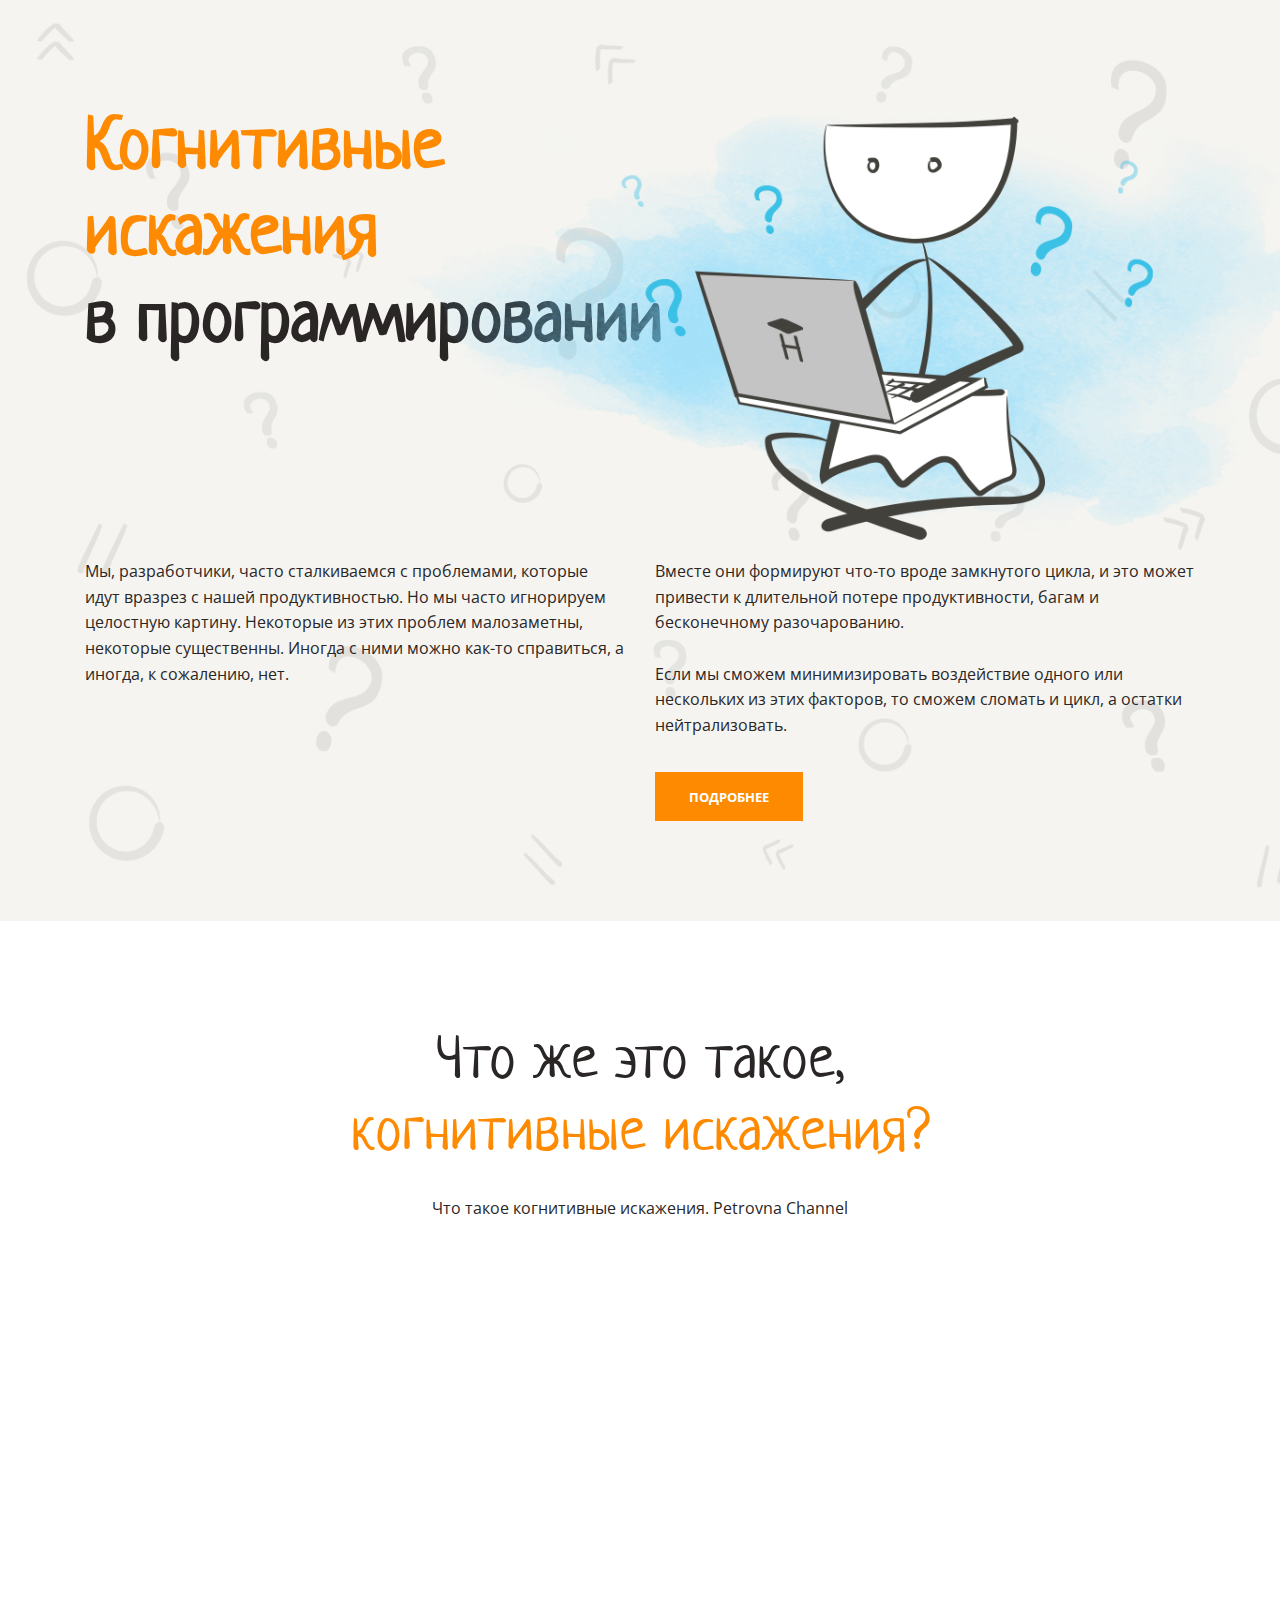
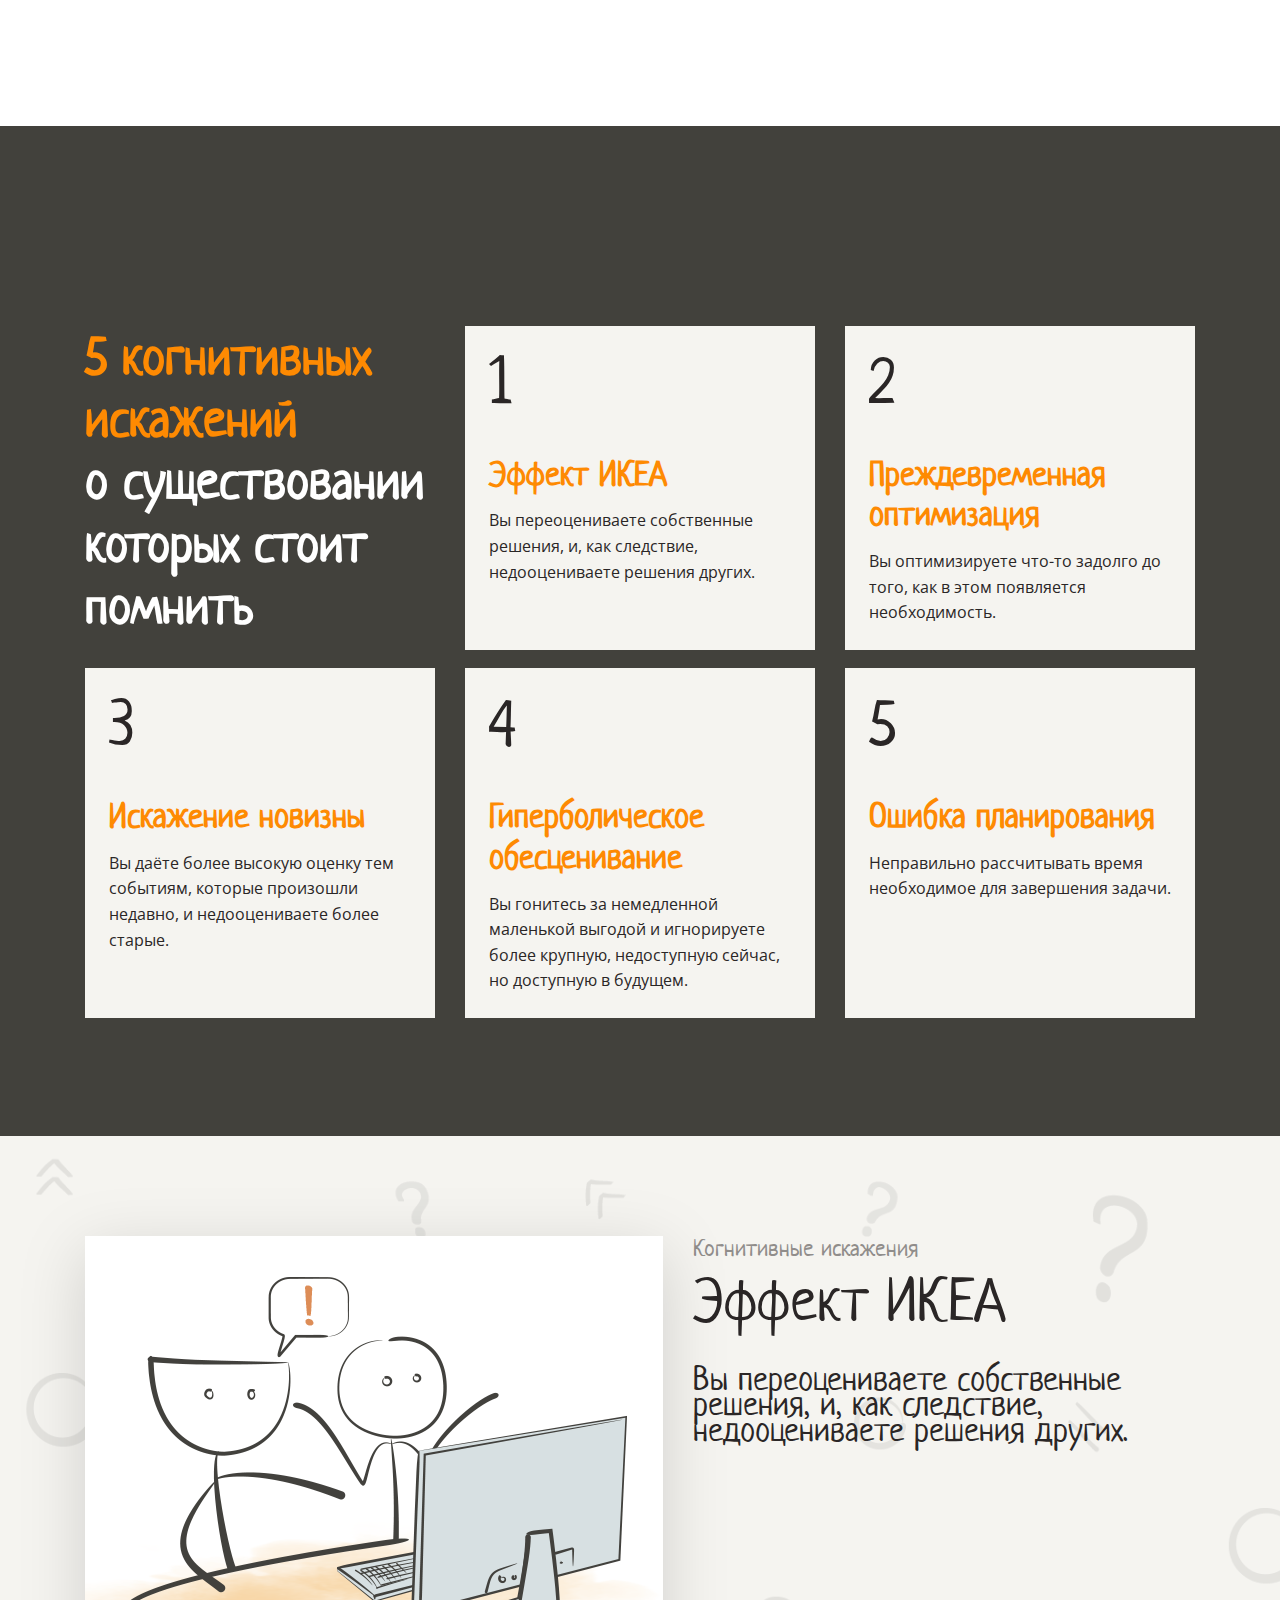
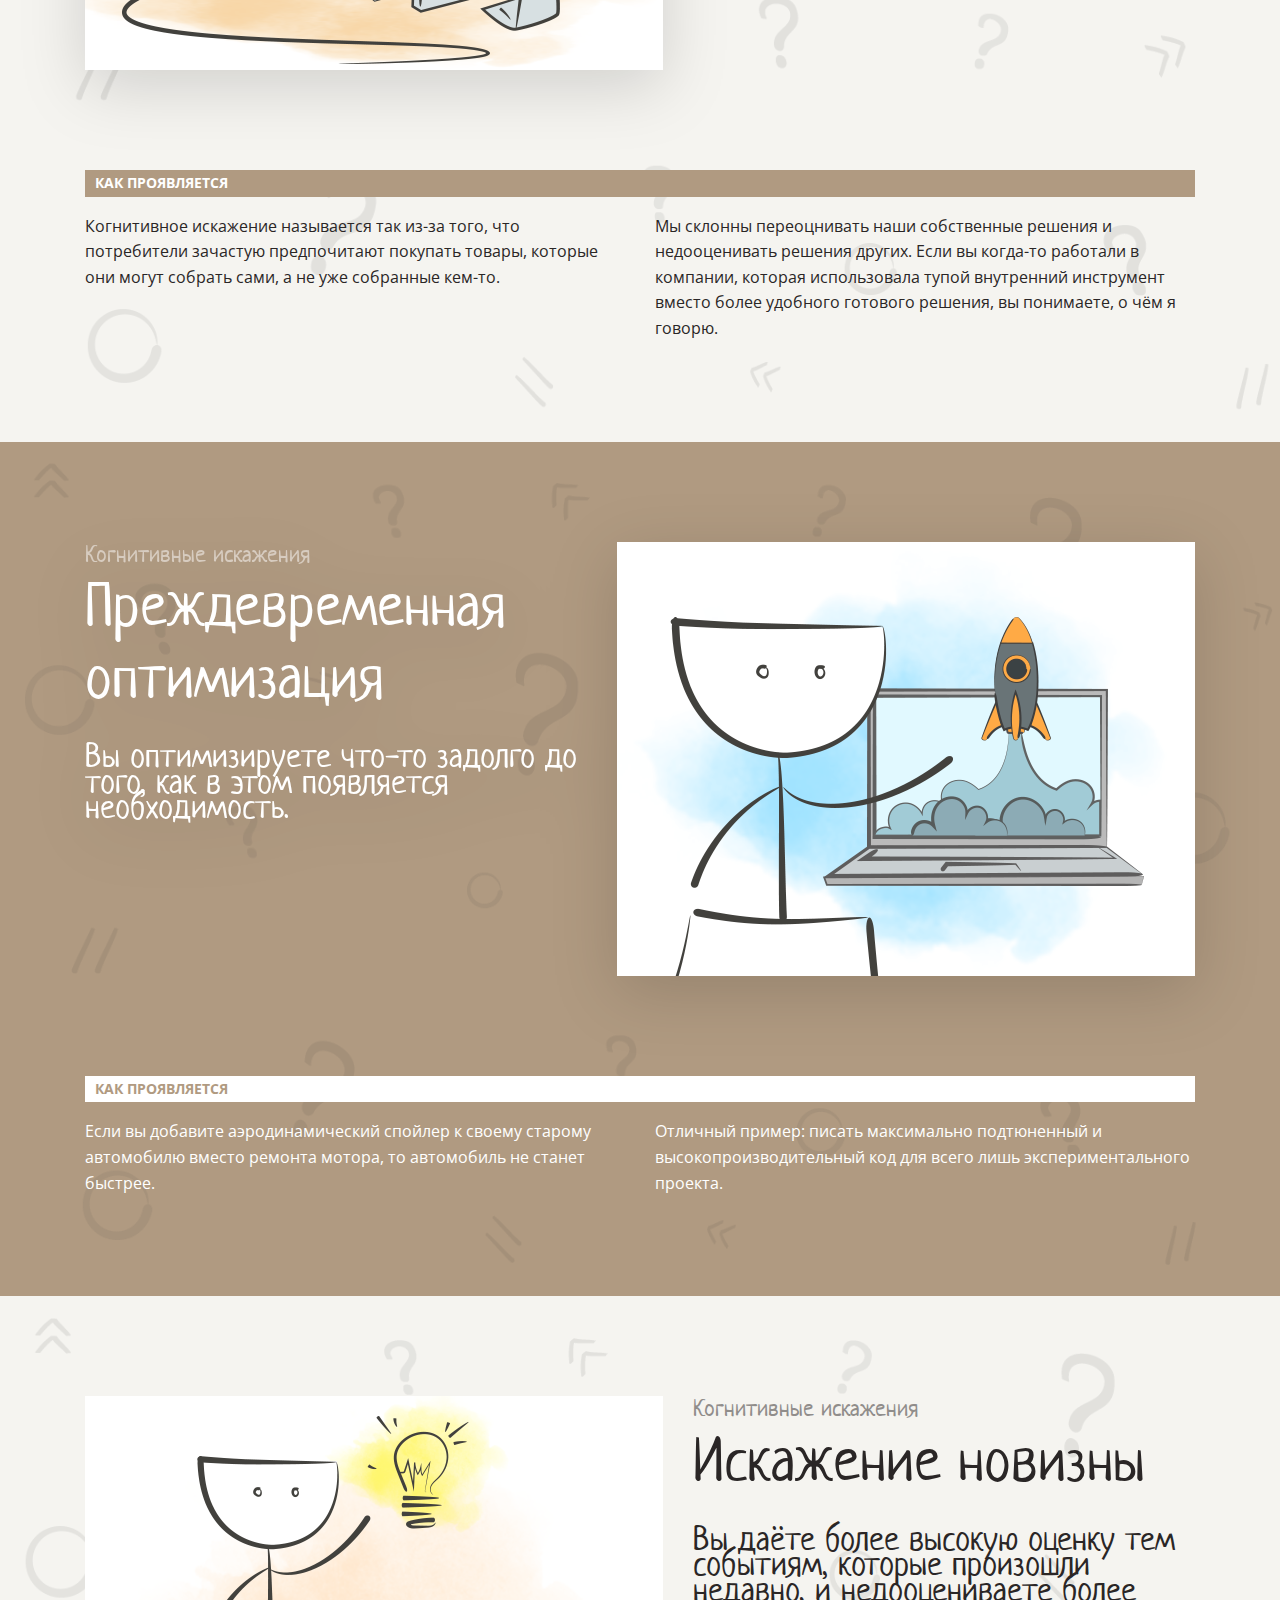
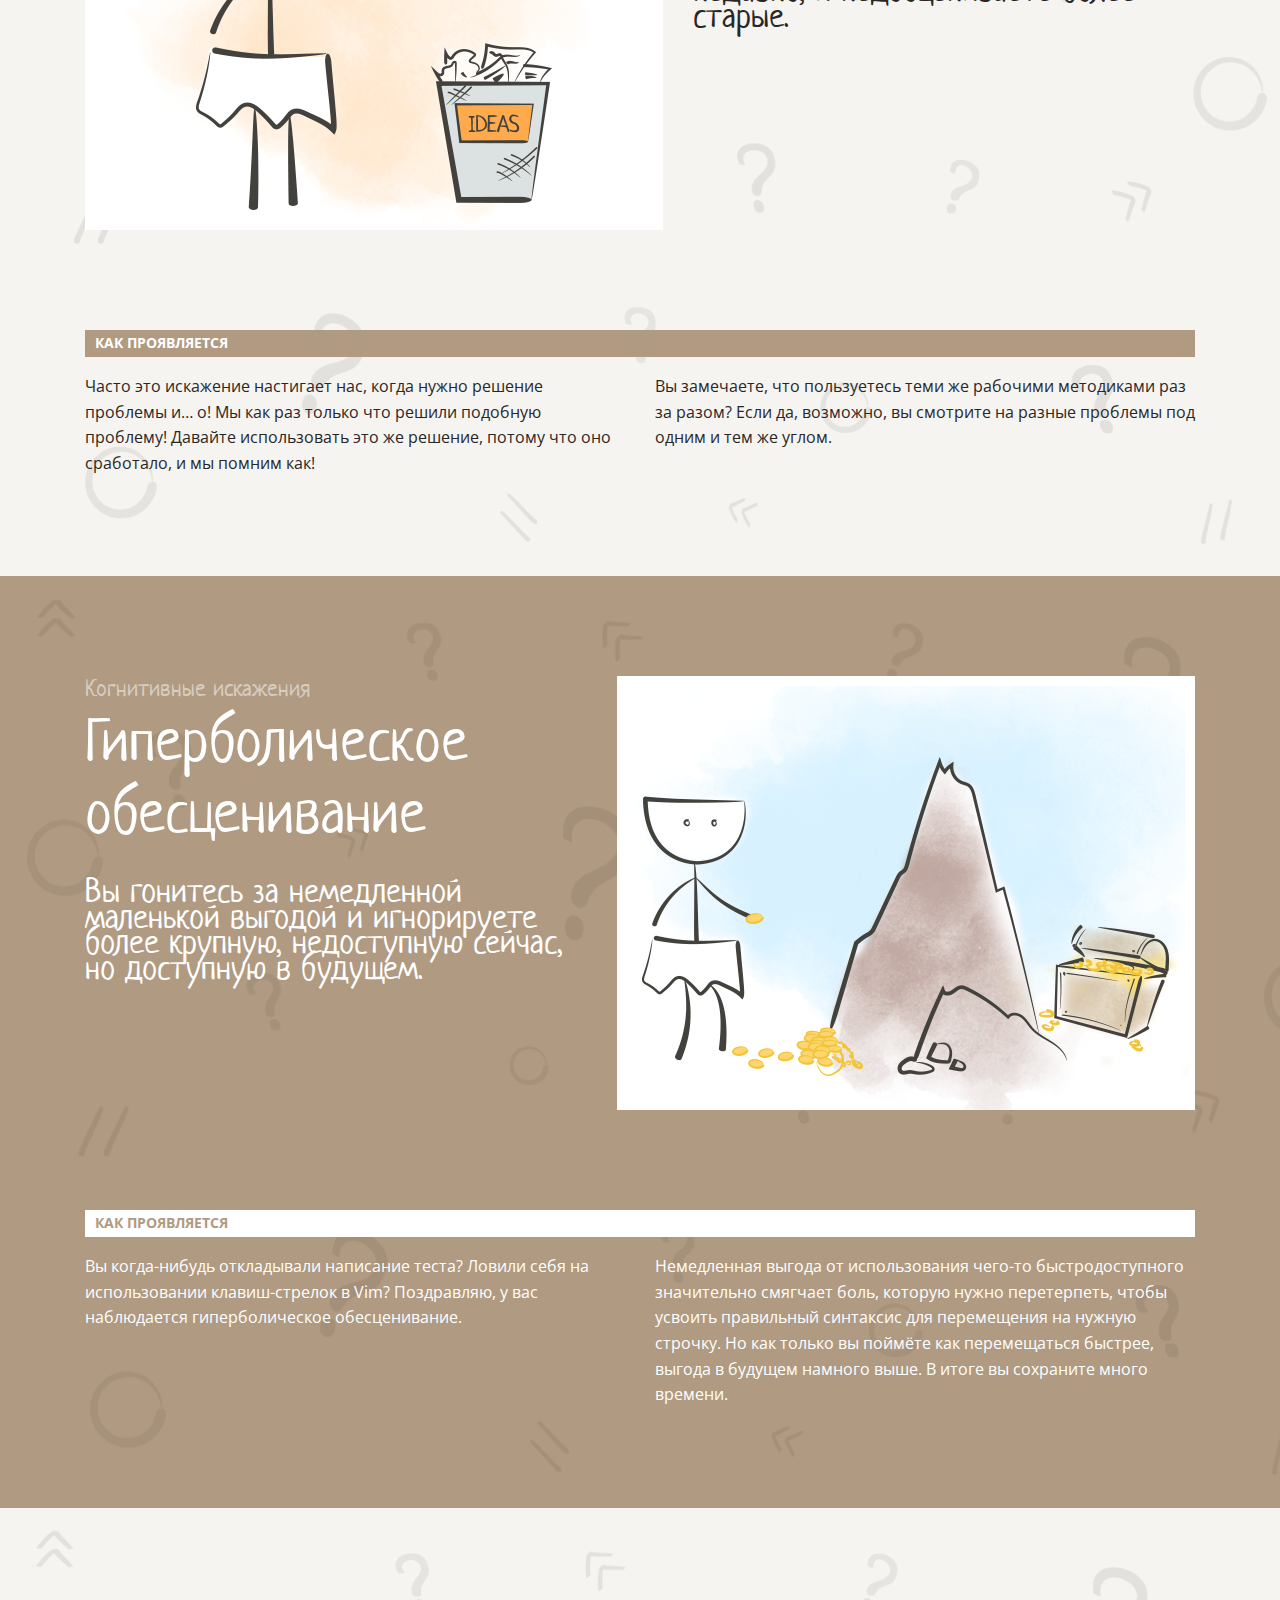
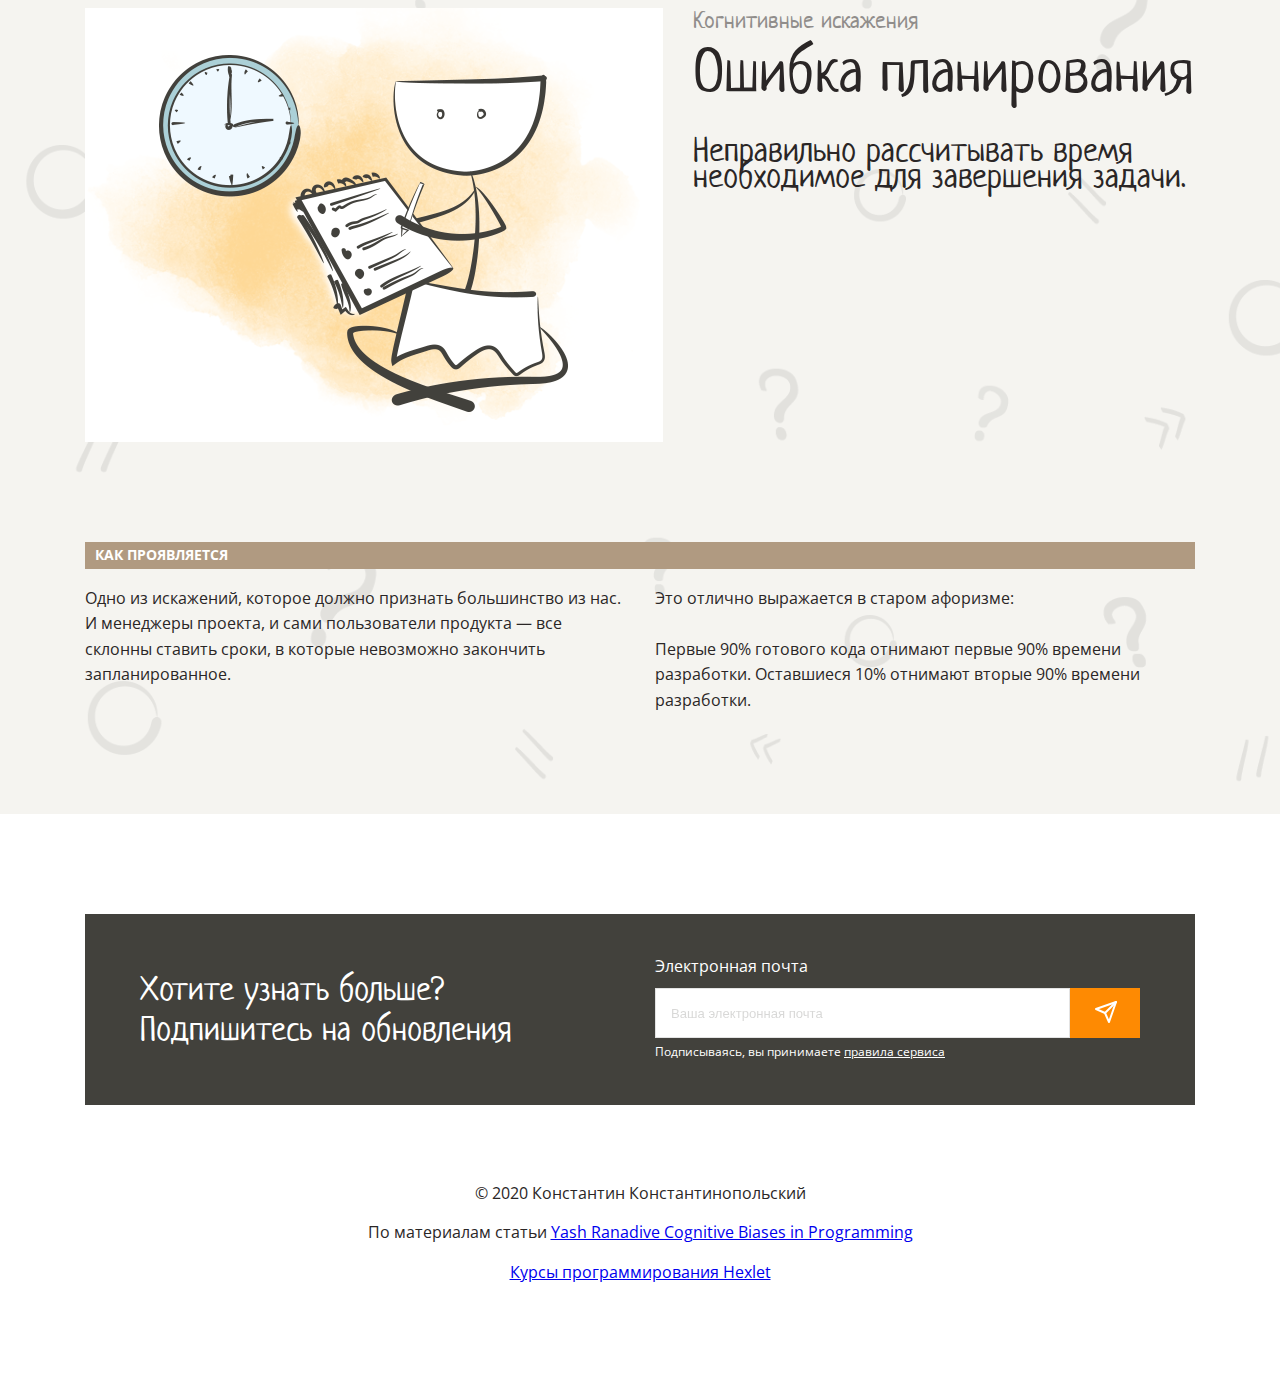
<file: src/index.html>
<!DOCTYPE html>
<html lang="ru">

<head>
    <meta charset="UTF-8">
    <meta name="viewport" content="width=device-width, initial-scale=1.0">
    <meta http-equiv="X-UA-Compatible" content="ie=edge">
    <title>Когнитивные искажения artegtor</title>

    <link rel="stylesheet" href="styles/style.css">
</head>

<body>
    <header class="header ptb-100 background">
        <div class="container">
            <div>
                <h1>
                    <span class="orange">Когнитивные<br>искажения</span><br>в программировании
                </h1>
                <img src="./assets/images/main.png" class="header-image" alt="main image">
            </div>
            <div class="header-desc">
                <div class="header-text">
                    <p>Мы, разработчики, часто сталкиваемся с проблемами, которые идут вразрез с нашей
                        продуктивностью. Но мы
                        часто игнорируем целостную картину. Некоторые из этих проблем малозаметны, некоторые
                        существенны.
                        Иногда
                        с ними можно как-то справиться, а иногда, к сожалению, нет.</p>
                </div>
                <div class="header-text">
                    <p>Вместе они формируют что-то вроде замкнутого цикла, и это может привести к длительной потере
                        продуктивности, багам и бесконечному разочарованию. <br><br>
                        Если мы сможем минимизировать воздействие
                        одного или нескольких из этих факторов, то сможем
                        сломать
                        и цикл, а остатки нейтрализовать.</p>
                    <button class="btn btn-header">ПОДРОБНЕЕ</button>
                </div>
            </div>
        </div>
    </header>
    <main>
        <section class="media">
            <div class="container">
                <h2 class="container-header dark-text">
                    Что же это такое,<br><span class="orange">когнитивные искажения?</span>
                </h2>
                <p class="video-text">Что такое когнитивные искажения. Petrovna Channel</p>
                <div class="mt30">
                    <iframe class="video" width="919" height="569" src="https://www.youtube.com/embed/jie9AizBqss"
                        frameborder="0" allowfullscreen></iframe>
                </div>
            </div>
        </section>
        <section class="nav bg-basic-dark" id="navigation">
            <div class="container">
                <div class="mt100 d-flex flex-wrap">
                    <div class="nav-card">
                        <h2 class="nav-header white"><span class="orange">5 когнитивных искажений</span><br>о
                            существовании
                            которых стоит помнить
                        </h2>
                    </div>
                    <div class="nav-card bg-light">
                        <div class="nav-wrap">
                            <span class="card-num">1</span>
                            <div>
                                <h3 class="card-title orange">Эффект ИКЕА</h3>
                                <p class="card-text text">Вы переоцениваете собственные решения, и, как следствие,
                                    недооцениваете решения
                                    других.
                                </p>
                            </div>
                        </div>
                    </div>
                    <div class="nav-card bg-light">
                        <div class="nav-wrap">
                            <span class="card-num">2</span>
                            <div>
                                <h3 class="card-title orange">Преждевременная оптимизация</h3>
                                <p class="card-text text">Вы оптимизируете что-то задолго до того, как в этом
                                    появляется
                                    необходимость.
                                </p>
                            </div>
                        </div>
                    </div>
                    <div class="nav-card bg-light">
                        <div class="nav-wrap">
                            <span class="card-num">3</span>
                            <div>
                                <h3 class="card-title orange">Искажение новизны</h3>
                                <p class="card-text text">Вы даёте более высокую оценку тем событиям, которые
                                    произошли
                                    недавно, и недооцениваете более старые.
                                </p>
                            </div>
                        </div>
                    </div>
                    <div class="nav-card bg-light">
                        <div class="nav-wrap">
                            <span class="card-num">4</span>
                            <div>
                                <h3 class="card-title orange">Гиперболическое обесценивание</h3>
                                <p class="card-text text">Вы гонитесь за немедленной маленькой выгодой и игнорируете
                                    более
                                    крупную, недоступную сейчас, но доступную в будущем.
                                </p>
                            </div>
                        </div>
                    </div>
                    <div class="nav-card bg-light">
                        <div class="nav-wrap">
                            <span class="card-num">5</span>
                            <div>
                                <h3 class="card-title orange">Ошибка планирования</h3>
                                <p class="card-text text">Неправильно рассчитывать время необходимое для завершения
                                    задачи.
                                </p>
                            </div>
                        </div>
                    </div>
                </div>
            </div>
        </section>
        <section id="ikea-effect" class="background">
            <div class="container">
                <div class="section d-flex">
                    <img src="./assets/images/1.png" class="img" alt="ikea-effect image">
                    <div>
                        <span class="dark-50 section-span">Когнитивные искажения</span>
                        <h2 class="dark-text section-header">Эффект ИКЕА</h2>
                        <p class="section-text dark-text">Вы переоцениваете собственные решения, и, как следствие,
                            недооцениваете
                            решения других.</p>
                    </div>
                </div>
                <div class="section-footer">
                    <div>
                        <h3 class="section-footer-header white-text bg-brown">КАК ПРОЯВЛЯЕТСЯ</h3>
                    </div>
                    <div class="d-flex">
                        <div class="section d-flex section-footer-text pt20 dark-text">
                            <p>Когнитивное искажение называется так из-за того, что потребители зачастую предпочитают
                                покупать товары, которые они могут собрать сами, а не уже собранные кем-то.</p>
                            <p>Мы склонны переоцнивать наши собственные решения и недооценивать решения других. Если вы
                                когда-то работали в компании, которая использовала тупой внутренний инструмент вместо
                                более удобного готового решения, вы понимаете, о чём я говорю.</p>
                        </div>
                    </div>
                </div>
            </div>
        </section>
        <section id="premature-optimization" class="background bg-brown">
            <div class="container">
                <div class="section d-flex img">
                    <div>
                        <span class="white-50 section-span">Когнитивные искажения</span>
                        <h2 class="white-text section-header">Преждевременная оптимизация</h2>
                        <p class="section-text white-text">Вы оптимизируете что-то задолго до того, как в этом
                            появляется
                            необходимость.</p>
                    </div>
                    <img src="./assets/images/2.png" alt="premature-optimization image">
                </div>
                <div class="section-footer">
                    <div>
                        <h3 class="section-footer-header brown-text bg-white">КАК ПРОЯВЛЯЕТСЯ</h3>
                    </div>
                    <div class="section d-flex section-footer-text pt20 white-text">
                        <p>Если вы добавите аэродинамический спойлер к своему старому автомобилю вместо ремонта мотора,
                            то автомобиль не станет быстрее.</p>
                        <p>Отличный пример: писать максимально подтюненный и высокопроизводительный код для всего лишь
                            экспериментального проекта.</p>
                    </div>
                </div>
            </div>
        </section>
        <section id="distortion-of-novelty" class="background">
            <div class="container">
                <div class="section d-flex">
                    <img src="./assets/images/3.png" alt="distortion-of-novelty image">
                    <div>
                        <span class="dark-50 section-span">Когнитивные искажения</span>
                        <h2 class="dark-text section-header">Искажение новизны</h2>
                        <p class="section-text dark-text">Вы даёте более высокую оценку тем событиям, которые произошли
                            недавно, и недооцениваете более старые.</p>
                    </div>
                </div>
                <div class="section-footer">
                    <div>
                        <h3 class="section-footer-header white-text bg-brown">КАК ПРОЯВЛЯЕТСЯ</h3>
                    </div>
                    <div class="section d-flex section-footer-text pt20 dark-text">
                        <p>Часто это искажение настигает нас, когда нужно решение проблемы и… о! Мы как раз только что
                            решили подобную проблему! Давайте использовать это же решение, потому что оно сработало, и
                            мы помним как!</p>
                        <p>Вы замечаете, что пользуетесь теми же рабочими методиками раз за разом? Если да, возможно, вы
                            смотрите на разные проблемы под одним и тем же углом.</p>
                    </div>
                </div>
            </div>
        </section>
        <section id="hyperbolic-depreciation" class="background bg-brown">
            <div class="container">
                <div class="section d-flex">
                    <div>
                        <span class="white-50 section-span">Когнитивные искажения</span>
                        <h2 class="white-text section-header">Гиперболическое обесценивание</h2>
                        <p class="section-text white-text">Вы гонитесь за немедленной маленькой выгодой и игнорируете
                            более крупную, недоступную сейчас, но доступную в будущем.</p>
                    </div>
                    <img src="./assets/images/4.png" alt="hyperbolic-depreciation image">
                </div>
                <div class="section-footer">
                    <div>
                        <h3 class="section-footer-header brown-text bg-white">КАК ПРОЯВЛЯЕТСЯ</h3>
                    </div>
                    <div class="section d-flex section-footer-text pt20 white-text">
                        <p>Вы когда-нибудь откладывали написание теста? Ловили себя на использовании клавиш-стрелок в
                            Vim? Поздравляю, у вас наблюдается гиперболическое обесценивание.</p>
                        <p>Немедленная выгода от использования чего-то быстродоступного значительно смягчает боль,
                            которую нужно перетерпеть, чтобы усвоить правильный синтаксис для перемещения на нужную
                            строчку. Но как только вы поймёте как перемещаться быстрее, выгода в будущем намного выше. В
                            итоге вы сохраните много времени.</p>
                    </div>
                </div>
            </div>
        </section>
        <section id="errors-in-planning" class="background">
            <div class="container">
                <div class="section d-flex">
                    <img src="./assets/images/5.png" alt="errors-in-planning image">
                    <div>
                        <span class="dark-50 section-span">Когнитивные искажения</span>
                        <h2 class="dark-text section-header">Ошибка планирования</h2>
                        <p class="section-text dark-text">Неправильно рассчитывать время необходимое для завершения
                            задачи.</p>
                    </div>
                </div>
                <div class="section-footer">
                    <div>
                        <h3 class="section-footer-header white-text bg-brown">КАК ПРОЯВЛЯЕТСЯ</h3>
                    </div>
                    <div class="section d-flex section-footer-text pt20 dark-text">
                        <p>Одно из искажений, которое должно признать большинство из нас. И менеджеры проекта, и сами
                            пользователи продукта — все склонны ставить сроки, в которые невозможно закончить
                            запланированное.</p>
                        <p>Это отлично выражается в старом афоризме:<br><br>
                            Первые 90% готового кода отнимают первые 90% времени разработки. Оставшиеся 10% отнимают
                            вторые 90% времени разработки.</p>
                    </div>
                </div>
            </div>
        </section>
    </main>
    <footer>
        <div class="container">
            <div class="footer-container bg-basic-dark">
                <div class="footer-wrap d-flex white-text">
                    <div class="footer-offer">
                        <span>Хотите узнать больше?<br>Подпишитесь на обновления</span>
                    </div>
                    <form class="footer-form">
                        <div class="footer-label">
                            <label for="email">Электронная почта</label>
                        </div>
                        <div class="input-btn d-flex">
                            <input id="email" type="text" class="input" placeholder="Ваша электронная почта"><button
                                class="btn-send" type="submit"></button>
                        </div>
                        <span class="footer-span">Подписываясь, вы принимаете <a href="#" class="white-text">правила
                                сервиса</a></span>
                    </form>
                </div>
            </div>
            <div class="footer-contacts d-flex">
                <span>© 2020 Константин Константинопольский</span>
                <span>По материалам статьи <a
                        href="https://medium.com/hackernoon/cognitive-biases-in-programming-5e937707c27b">Yash
                        Ranadive Cognitive Biases in Programming</a></span>
                <a href="https://ru.hexlet.io">Курсы программирования Hexlet</a>
            </div>
        </div>
    </footer>
</body>

</html>
</file>
<file: src/styles/style.css>
:root {
  --white: #fff;
  --transparent-white: #d7ccc0;
  --light: #f5f4f0;
  --basic: #fe8a02;
  --basic-dark: #42413c;
  --dark: #2a2626;
  --transparent-dark: #908d8b;
  --brown: #b09a81;
  --blue: #1085c5;
}

* {
  box-sizing: border-box;
  margin: 0;
  padding: 0;
}

@font-face {
  font-family: OpenSans;
  src: url("../assets/fonts/OpenSans-Regular.ttf") format("truetype");
}

@font-face {
  font-family: OpenSans-Bold;
  src: url("../assets/fonts/OpenSans-Bold.ttf") format("truetype");
}

@font-face {
  font-family: Neucha;
  src: url("../assets/fonts/Neucha-Regular.ttf") format("truetype");
}

body {
  width: 100vw;
  color: var(--dark);

  font-weight: 400;
  font-size: 16px;
  font-family: OpenSans, sans-serif;
  line-height: 1.6em;
}

h1,
h2,
h3 {
  font-family: Neucha, serif;
  line-height: 1.2em;
}

h1 {
  font-size: 72px;
}

h2 {
  color: var(--basic);
  font-size: 60px;
}

h3 {
  font-size: 34px;
}

ul,
li {
  font-family: OpenSans, sans-serif;
  font-size: 16px;
  line-height: 1.6;
}

ul {
  margin-left: 40px;
  margin-top: 15px;
  margin-bottom: 25px;
}

footer,
.header {
  padding: 100px 0;
}

.header {
  position: relative;
  overflow: hidden;
}

.container-header {
  font-weight: 400;
}

.container {
  position: relative;
  width: 1110px;
  margin: 0 auto;
  z-index: 10;
}

.background {
  position: relative;
  background-color: var(--light);
}

.background::before {
  position: absolute;
  top: 0;
  right: 0;
  bottom: 0;
  left: 0;
  width: 100%;
  height: 100%;
  background-image: url("../assets/images/background.png");
  background-repeat: no-repeat;
  background-size: cover;
  opacity: 0.1;
  content: "";
}

.header-image {
  position: absolute;
  height: 525px;
  top: -45px;
  right: -270px;
}

.header-text {
  width: 540px;
  line-height: 1.6em;
}

.btn {
  width: 148px;
  height: 49px;
  color: var(--white);
  background-color: var(--basic);
  padding: 12px 24px;
  text-decoration: none;
  border: 0;
  cursor: pointer;
}

.img {
  vertical-align: middle;
  filter: drop-shadow(0 16px 32px rgb(0 0 0 / 15%));
}

.btn-header {
  margin-top: 34px;
  font-family: OpenSans-Bold, sans-serif;
}

.media {
  text-align: center;
}

.white {
  color: #fff;
}

.header-desc {
  display: flex;
  gap: 30px;
  margin-top: 200px;
  font-family: OpenSans, sans-serif;
}

.nav {
  margin-top: -201px;
}

.video-text {
  margin-top: 31px;
  font-family: OpenSans, sans-serif;
}

.video {
  border: 0;
  filter: drop-shadow(0 16px 32px rgba(0 0 0 / 15%));
}

.mt30 {
  margin-top: 28px;
}

.white-text {
  color: var(--white);
}

.white-50 {
  color: var(--transparent-white);
}

.nav-card {
  display: inline-block;
  width: 350px;
  margin: 0 30px 18px 0;
}

.nav-card:nth-child(3n) {
  margin-right: 0;
}

.nav-header {
  font-size: 52px;
}

.mt100 {
  margin-top: 100px;
}

.bg-light {
  background-color: var(--light);
}

.bg-brown {
  background-color: var(--brown);
}

.bg-dark {
  background-color: var(--dark);
}

.bg-white {
  background-color: var(--white);
}

.bg-basic-dark {
  background-color: var(--basic-dark);
}

.orange {
  color: var(--basic);
}

.primary-dark {
  color: #42413c;
}

.dark-text {
  color: var(--dark);
}

.dark-50 {
  color: #908d8b;
}

.brown-text {
  color: #b09a81;
}

.blue {
  color: #1085c5;
}

.card-num {
  font-family: Neucha, sans-serif;
  line-height: 1;
  font-size: 64px;
  margin-top: 10px;
}

.nav-wrap {
  padding: 24px;
}

.card-title {
  margin-top: 40px;
}

.card-text {
  margin-top: 14px;
}

.text {
  font-size: 16px;
  font-family: OpenSans, sans-serif;
  line-height: 1.6;
  color: var(--dark);
}

.d-flex {
  display: flex;
}

.flex-wrap {
  flex-wrap: wrap;
}

section {
  padding: 100px 0;
}

.section {
  font-family: Neucha, sans-serif;
  gap: 30px;
}

.section-span {
  font-size: 24px;
}

.section-text {
  padding-top: 30px;
  font-size: 34px;
}

.section-header {
  font-weight: 400;
}

.section-footer {
  padding-top: 100px;
}

.section-footer-header {
  padding: 5px 0 5px 10px;
  font-family: OpenSans-Bold, sans-serif;
  font-size: 14px;
}

.pt20 {
  padding-top: 17px;
}

.section-footer-text {
  font-family: OpenSans, sans-serif;
  line-height: 1.6;
  display: flex;
  flex-wrap: nowrap;
  gap: 30px;
  font-size: 16px;
}

.section-footer-text p {
  width: 50%;
}

.footer-wrap {
  justify-content: space-between;
  align-items: center;
}

.footer-offer {
  padding: 55px 0 55px 55px;
  font-family: Neucha, sans-serif;
  font-size: 34px;
  line-height: 1.2em;
}

.footer-form {
  padding-right: 55px;
}

.footer-label {
  display: block;
}

.btn-send {
  width: 70px;
  height: 50px;

  background-color: var(--basic);
  border: none;
  cursor: pointer;
}

.btn-send::before {
  display: inline-block;
  width: 23px;
  height: 23px;
  background-image: url("../assets/images/send.svg");
  background-repeat: no-repeat;
  content: "";
}

.input-btn {
  padding-top: 9px;
  align-items: center;
}

.input {
  box-sizing: border-box;
  width: 415px;
  height: 50px;
  padding: 15px;
  border: 1px solid #e3e3e3;
  outline: none;
}

.input::placeholder {
  color: var(--basic-dark);
  font-size: 13.1px;
  opacity: 0.2;
}

.footer-span {
  font-family: OpenSans, sans-serif;
  font-size: 12px;
}

.footer-contacts {
  min-height: 104px;
  margin-top: 76px;
  flex-direction: column;
  justify-content: space-between;
  align-items: center;
}
</file>
